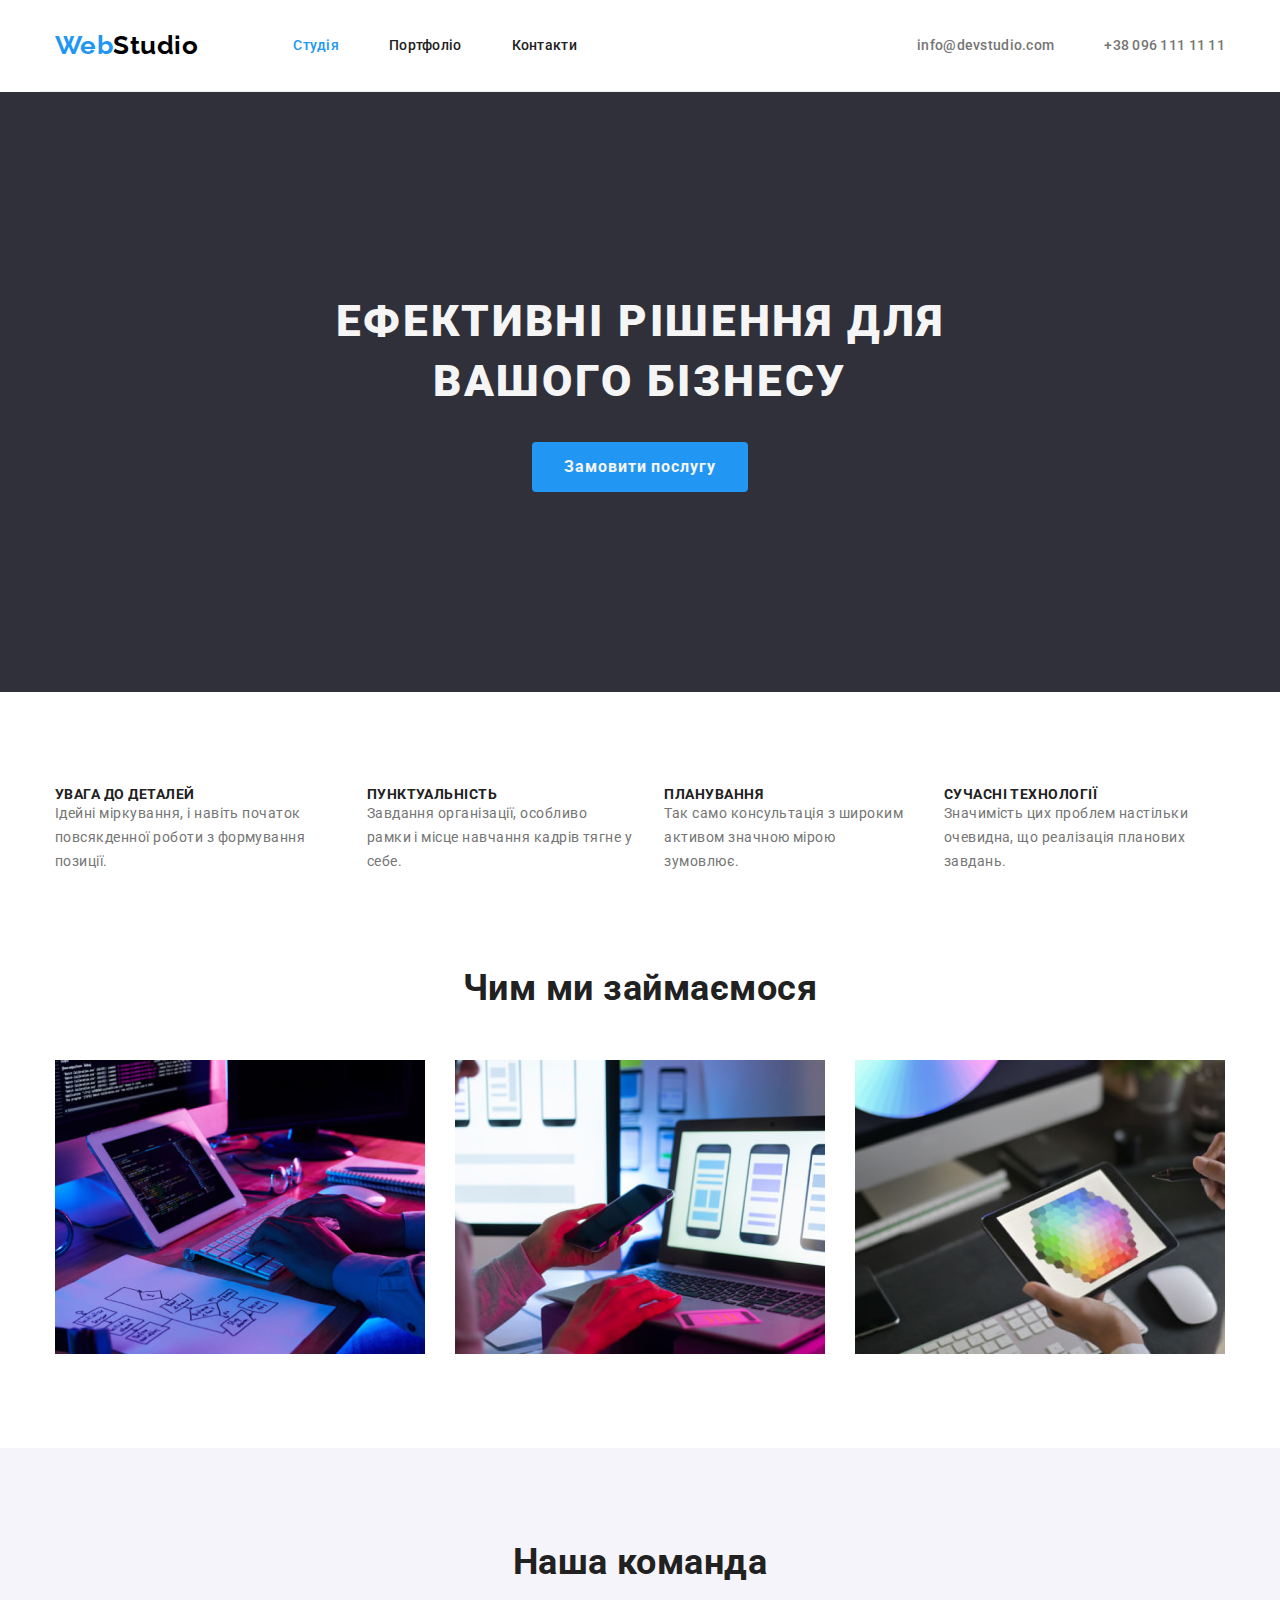
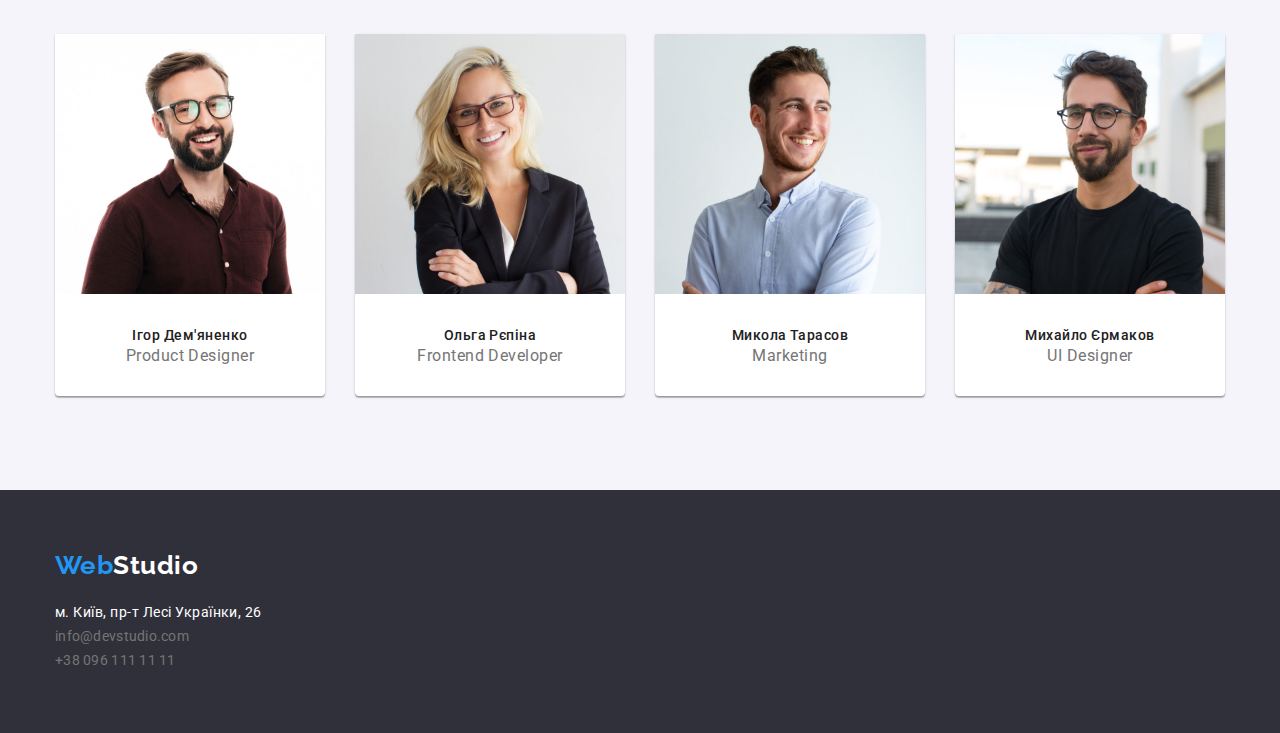
<file: index.html>
<!DOCTYPE html>
<html lang="uk">
  <head>
    <meta charset="UTF-8" />
    <meta http-equiv="X-UA-Compatible" content="IE=edge" />
    <meta name="viewport" content="width=device-width, initial-scale=1.0" />
    <title>Main</title>
    <link rel="preconnect" href="https://fonts.googleapis.com" />
    <link rel="preconnect" href="https://fonts.gstatic.com" crossorigin />
    <link
      href="https://fonts.googleapis.com/css2?family=Raleway:wght@700&family=Roboto:wght@400;500;700;900&display=swap"
      rel="stylesheet"
    />
    <link
      rel="stylesheet"
      href="https://cdnjs.cloudflare.com/ajax/libs/modern-normalize/1.1.0/modern-normalize.min.css"
    />
    <link rel="stylesheet" href="./css/styles.css" />
  </head>
  <body>
    <header>
      <div class="header container">
        <a lang="en" href="./index.html" class="item logo link"
          ><span class="logo-web">Web</span>Studio</a
        >
        <nav>
          <ul class="nav-list list">
            <li class="item"><a href="./index.html" class="nav-link link current">Студія</a></li>
            <li class="item"><a href="./portfolio.html" class="nav-link link">Портфоліо</a></li>
            <li class="item"><a href="#" class="nav-link link">Контакти</a></li>
          </ul>
        </nav>
        <ul class="contact-list list">
          <li class="item">
            <a href="mailto:info@devstudio.com" class="contact link">info@devstudio.com</a>
          </li>
          <li class="item">
            <a href="tel:+380961111111" class="contact link">+38 096 111 11 11</a>
          </li>
        </ul>
      </div>
    </header>

    <main>
      <!--Hero-->
      <section class="hero">
        <h1 class="hero-title">Ефективні рішення для вашого бізнесу</h1>
        <button type="button" class="service-button">Замовити послугу</button>
      </section>

      <!--Company advantages-->
      <section class="section">
        <div class="container">
          <h2 hidden>Переваги компанії</h2>
          <!--Прихований заголовок-->
          <ul class="advantages list">
            <li class="item">
              <h3 class="advantage-title">УВАГА ДО ДЕТАЛЕЙ</h3>
              <p class="advantage-text">
                Ідейні міркування, і навіть початок повсякденної роботи з формування позиції.
              </p>
            </li>
            <li class="item">
              <h3 class="advantage-title">ПУНКТУАЛЬНІСТЬ</h3>
              <p class="advantage-text">
                Завдання організації, особливо рамки і місце навчання кадрів тягне у себе.
              </p>
            </li>
            <li class="item">
              <h3 class="advantage-title">ПЛАНУВАННЯ</h3>
              <p class="advantage-text">
                Так само консультація з широким активом значною мірою зумовлює.
              </p>
            </li>
            <li class="item">
              <h3 class="advantage-title">СУЧАСНІ ТЕХНОЛОГІЇ</h3>
              <p class="advantage-text">
                Значимість цих проблем настільки очевидна, що реалізація планових завдань.
              </p>
            </li>
          </ul>
        </div>
      </section>

      <!--Візуальна презентація послуг-->
      <section class="section section-visual">
        <div class="container">
          <h2 class="team-title section-title">Чим ми займаємося</h2>
          <ul class="service-images list">
            <li class="item">
              <img
                src="./images/work_example_cod.jpg"
                alt="Написання коду"
                width="370"
                height="300"
              />
            </li>
            <li class="item">
              <img
                src="./images/work_example_design.jpg"
                alt="Розробка дизайну"
                width="370"
                height="300"
              />
            </li>
            <li class="item">
              <img
                src="./images/work_example_colour.jpg"
                alt="Підбір палітри кольорів"
                width="370"
                height="300"
              />
            </li>
          </ul>
        </div>
      </section>

      <!--Team -->
      <section class="team-section section">
        <div class="container">
          <h2 class="section-title">Наша команда</h2>
          <ul class="team-list list">
            <li class="team-member">
              <img src="./images/photo_ihor.jpg" alt="Ігор Дем'яненко" width="270" height="260" />
              <h3 class="member-name">Ігор Дем'яненко</h3>
              <p lang="en" class="member-role">Product Designer</p>
            </li>
            <li class="team-member">
              <img src="./images/photo_olha.jpg" alt="Ольга Рєпіна" width="270" height="260" />
              <h3 class="member-name">Ольга Рєпіна</h3>
              <p lang="en" class="member-role">Frontend Developer</p>
            </li>
            <li class="team-member">
              <img src="./images/photo_mykola.jpg" alt="Микола Тарасов" width="270" height="260" />
              <h3 class="member-name">Микола Тарасов</h3>
              <p lang="en" class="member-role">Marketing</p>
            </li>
            <li class="team-member">
              <img
                src="./images/photo_mykhailo.jpg"
                alt="Михайло Єрмаков"
                width="270"
                height="260"
              />
              <h3 class="member-name">Михайло Єрмаков</h3>
              <p lang="en" class="member-role">UI Designer</p>
            </li>
          </ul>
        </div>
      </section>
    </main>

    <footer class="footer">
      <div class="container">
        <a lang="en" href="./index.html" class="logo link"
          ><span class="logo-web">Web</span><span class="logo-studio">Studio</span>
        </a>
        <address>
          <ul class="list">
            <li>
              <a
                target="_blank"
                rel="noopener noreferrer"
                href="https://goo.gl/maps/MGmzg2trni1irPAP9"
                class="adress link"
                >м. Київ, пр-т Лесі Українки, 26</a
              >
            </li>
            <li><a href="mailto:info@devstudio.com" class="contact link">info@devstudio.com</a></li>
            <li><a href="tel:+380961111111" class="contact link">+38 096 111 11 11</a></li>
          </ul>
        </address>
      </div>
    </footer>
  </body>
</html>
</file>
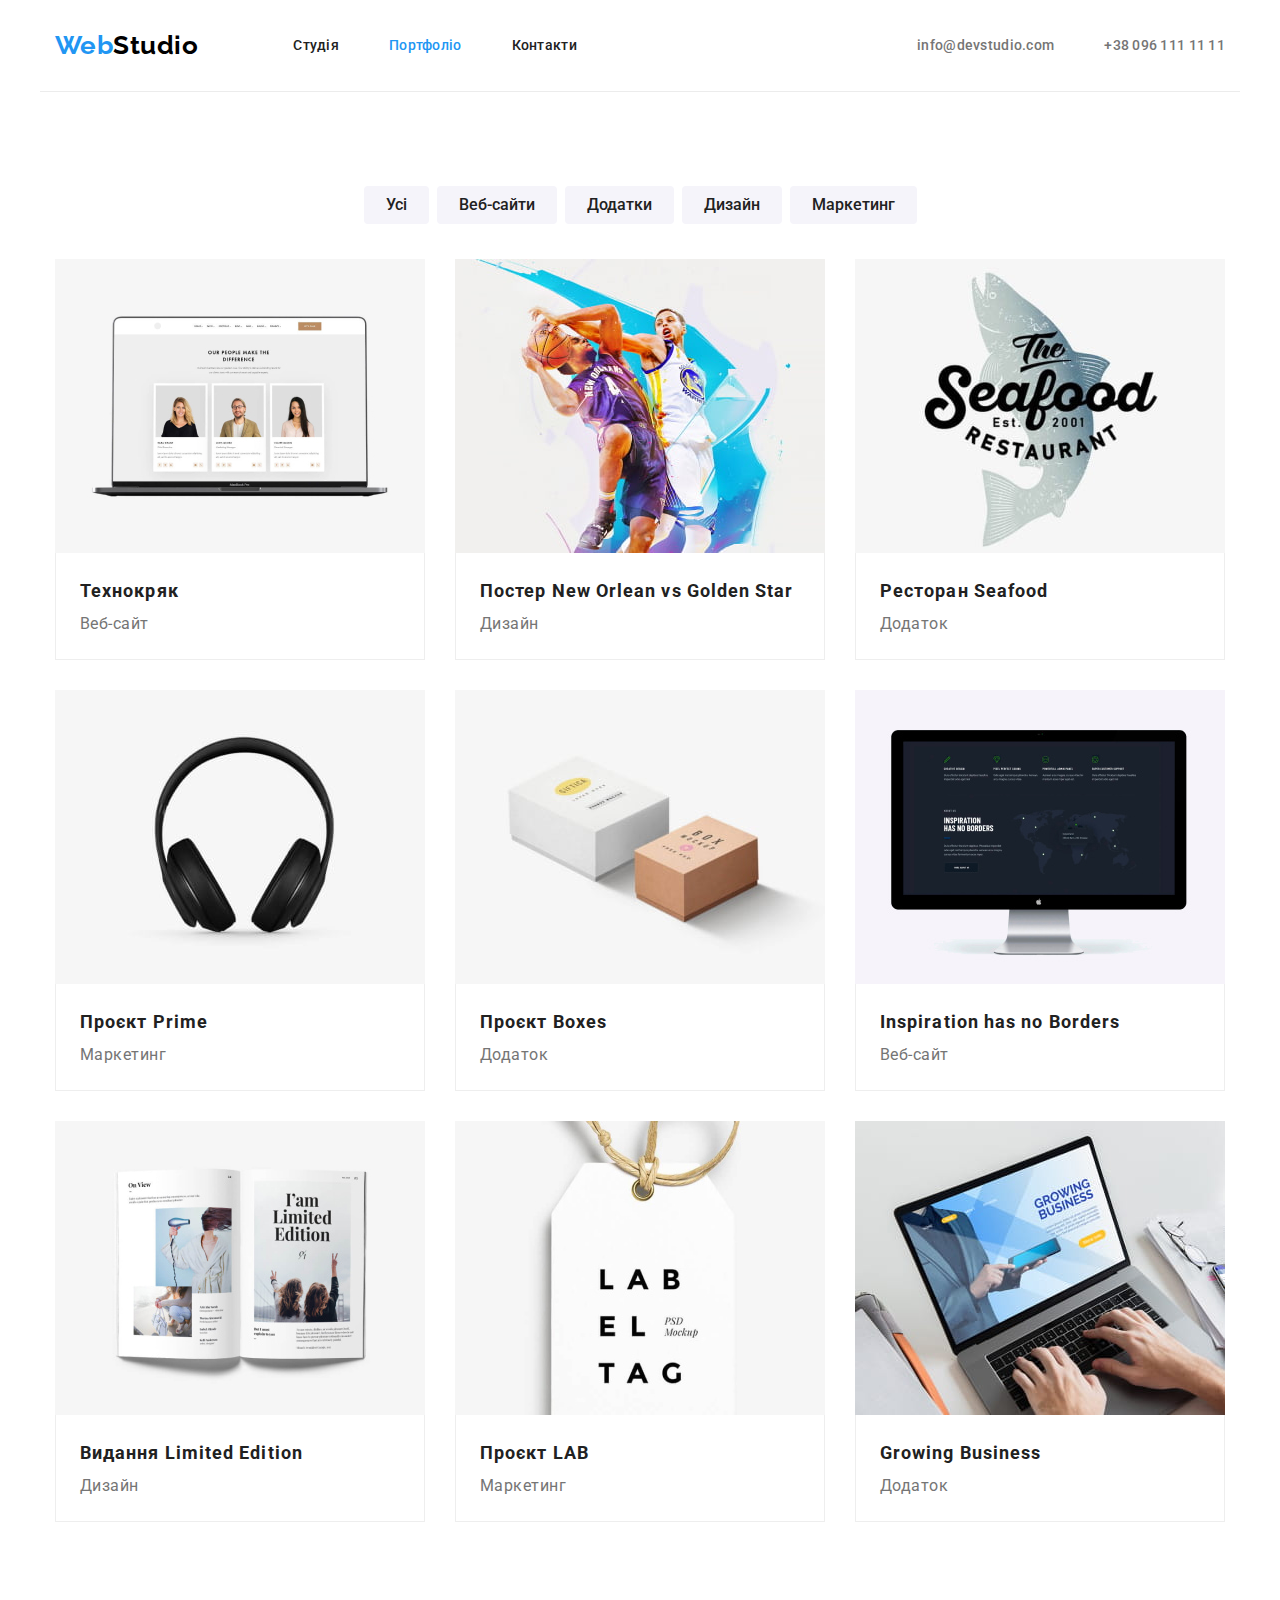
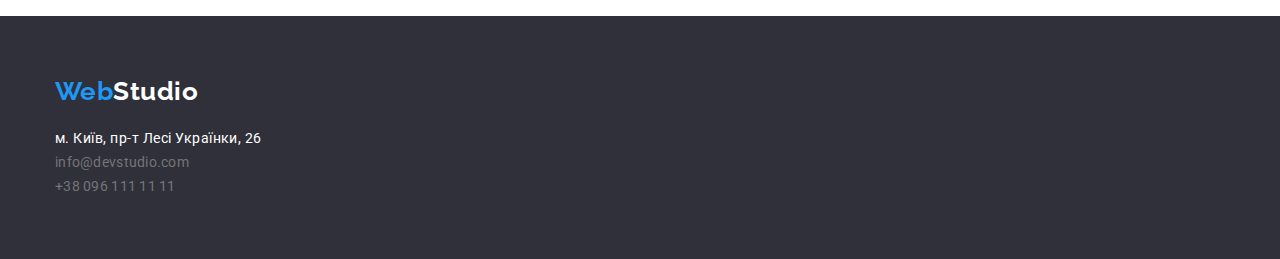
<file: portfolio.html>
<!DOCTYPE html>
<html lang="uk">
  <head>
    <meta charset="UTF-8" />
    <meta http-equiv="X-UA-Compatible" content="IE=edge" />
    <meta name="viewport" content="width=device-width, initial-scale=1.0" />
    <title>Portfolio</title>
    <link rel="preconnect" href="https://fonts.googleapis.com" />
    <link rel="preconnect" href="https://fonts.gstatic.com" crossorigin />
    <link
      href="https://fonts.googleapis.com/css2?family=Raleway:wght@700&family=Roboto:wght@400;500;700;900&display=swap"
      rel="stylesheet"
    />
    <link
      rel="stylesheet"
      href="https://cdnjs.cloudflare.com/ajax/libs/modern-normalize/1.1.0/modern-normalize.min.css"
    />
    <link rel="stylesheet" href="./css/styles.css" />
  </head>
  <body>
    <header>
      <div class="header container">
        <a lang="en" href="./index.html" class="item logo link"
          ><span class="logo-web">Web</span>Studio</a
        >
        <nav>
          <ul class="nav-list list">
            <li class="item"><a href="./index.html" class="nav-link link">Студія</a></li>
            <li class="item">
              <a href="./portfolio.html" class="nav-link link current">Портфоліо</a>
            </li>
            <li class="item"><a href="#" class="nav-link link">Контакти</a></li>
          </ul>
        </nav>
        <ul class="contact-list list">
          <li class="item">
            <a href="mailto:info@devstudio.com" class="contact link">info@devstudio.com</a>
          </li>
          <li class="item">
            <a href="tel:+380961111111" class="contact link">+38 096 111 11 11</a>
          </li>
        </ul>
      </div>
    </header>

    <main>
      <section class="section">
        <div class="container">
          <h1 hidden>Приклади проектів</h1>

          <!--Filter buttons-->
          <ul class="filter-buttons list">
            <li><button type="button" class="filter-button">Усі</button></li>
            <li><button type="button" class="filter-button">Веб-сайти</button></li>
            <li><button type="button" class="filter-button">Додатки</button></li>
            <li><button type="button" class="filter-button">Дизайн</button></li>
            <li><button type="button" class="filter-button">Маркетинг</button></li>
          </ul>

          <!--Projects list-->
          <ul class="projects list">
            <li class="item">
              <img src="./images/technocrack.jpg" alt="Сайт Технокряк" width="370" />
              <div class="project">
                <h2 class="project-title">Технокряк</h2>
                <p class="project-type">Веб-сайт</p>
              </div>
            </li>
            <li class="item">
              <img src="./images/basketball.jpg" alt="Постер баскетболу" width="370" />
              <div class="project">
                <h2 class="project-title">Постер New Orlean vs Golden Star</h2>
                <p class="project-type">Дизайн</p>
              </div>
            </li>
            <li class="item">
              <img src="./images/seafood.jpg" alt="Додаток для ресторану" width="370" />
              <div class="project">
                <h2 class="project-title">Ресторан Seafood</h2>
                <p class="project-type">Додаток</p>
              </div>
            </li>
            <li class="item">
              <img src="./images/project_prime.jpg" alt="Маркетинговий проект" width="370" />
              <div class="project">
                <h2 class="project-title">Проєкт Prime</h2>
                <p class="project-type">Маркетинг</p>
              </div>
            </li>
            <li class="item">
              <img src="./images/project_boxes.jpg" alt="Додаток Коробки" width="370" />
              <div class="project">
                <h2 class="project-title">Проєкт Boxes</h2>
                <p class="project-type">Додаток</p>
              </div>
            </li>
            <li class="item">
              <img src="./images/site_inspiration.jpg" alt="Сайт веб-студії" width="370" />
              <div class="project">
                <h2 class="project-title">Inspiration has no Borders</h2>
                <p class="project-type">Веб-сайт</p>
              </div>
            </li>
            <li class="item">
              <img src="./images/design_book.jpg" alt="Дизайн книги" width="370" />
              <div class="project">
                <h2 class="project-title">Видання Limited Edition</h2>
                <p class="project-type">Дизайн</p>
              </div>
            </li>
            <li class="item">
              <img src="./images/project_lab.jpg" alt="Проект ЛАБ" width="370" />
              <div class="project">
                <h2 class="project-title">Проєкт LAB</h2>
                <p class="project-type">Маркетинг</p>
              </div>
            </li>
            <li class="item">
              <img src="./images/growing_business.jpg" alt="Бізнес додаток" width="370" />
              <div class="project">
                <h2 class="project-title">Growing Business</h2>
                <p class="project-type">Додаток</p>
              </div>
            </li>
          </ul>
        </div>
      </section>
    </main>

    <footer class="footer">
      <div class="container">
        <a lang="en" href="./index.html" class="logo link"
          ><span class="logo-web">Web</span><span class="logo-studio">Studio</span>
        </a>
        <address>
          <ul class="list">
            <li>
              <a
                target="_blank"
                rel="noopener noreferrer"
                href="https://goo.gl/maps/MGmzg2trni1irPAP9"
                class="adress link"
                >м. Київ, пр-т Лесі Українки, 26</a
              >
            </li>
            <li><a href="mailto:info@devstudio.com" class="contact link">info@devstudio.com</a></li>
            <li><a href="tel:+380961111111" class="contact link">+38 096 111 11 11</a></li>
          </ul>
        </address>
      </div>
    </footer>
  </body>
</html>
</file>
<file: css/styles.css>
:root {
  --main-color: #757575;
  --secondary-color: #212121;
  --third-color: #2196f3;
  --fourth-color: #f5f5f5;
  --fifth-color: #000000;
  --sixth-color: #ffffff;
  --seventh-color: #2f303a;
  --eighth-color: #f5f4fa;
  --ninth-color: #188ce8;
}

/** {
  outline: 1px solid red;
}

/* Global  */

img {
  display: block;
  width: 100%;
  height: auto;
}

h1,
h2,
h3,
ul,
p {
  margin-top: 0;
  margin-bottom: 0;
}

.list {
  list-style-type: none;
  padding: 0;
}

.link {
  text-decoration: none;
}

body {
  font-family: Roboto, sans-serif;
  color: var(--main-color);
  /* background-color: var(--fourth-color);*/
  letter-spacing: 0.03em;
}

.service-button,
.filter-button {
  cursor: pointer;
  font-family: inherit;
}

.container {
  max-width: 1200px;
  padding: 0 15px;
  margin: 0 auto;
}

.section {
  padding: 94px 0;
}

/*  Header + Footer  */

.header {
  display: flex;
  border-bottom: 1px solid #ececec;
  align-items: center;
}

.header .link {
  padding-top: 30px;
  padding-bottom: 30px;
}

.logo {
  color: var(--fifth-color);
  font-family: 'Raleway';
  font-weight: 700;
  font-size: 26px;
  line-height: 1.19;
  margin-right: 95px;
}
.logo-web {
  color: var(--third-color);
}

.header .list {
  display: flex;
}

.nav-list .item:not(:first-child) {
  margin-left: 50px;
}

.contact-list .item:not(:first-child) {
  margin-left: 50px;
}

.contact-list {
  margin-left: auto;
}

.nav-link {
  color: var(--secondary-color);
  font-weight: 500;
  font-size: 14px;
  line-height: 1.14;
  letter-spacing: 0.02em;
}

.current {
  color: var(--third-color);
}

.contact {
  color: var(--main-color);
  font-style: normal;
  font-weight: 500;
  font-size: 14px;
  line-height: 1.14;
  letter-spacing: 0.02em;
}

.nav-link:hover,
.nav-link:focus,
.contact:hover,
.contact:focus,
.adress:hover,
.adress:focus {
  color: var(--third-color);
}

.footer {
  padding-top: 60px;
  padding-bottom: 60px;
  margin-left: auto;
  margin-right: auto;
  background-color: var(--seventh-color);
}

.footer .logo {
  margin-top: 60px;
  margin-bottom: 0;
}

.footer .contact {
  padding-top: 10px;
}

.footer .list {
  padding-top: 20px;
}

.adress {
  color: var(--sixth-color);
  font-style: normal;
  padding-left: 0;
}

.footer .contact,
.adress {
  font-weight: 400;
  font-size: 14px;
  line-height: 1.71;
}

.footer .container {
  margin: 0 auto;
}

.logo-studio {
  color: var(--sixth-color);
}

/*________________________________________________________________*/

/*  Main page */

/* Hero */

.hero {
  background-color: var(--seventh-color);
  padding: 200px 0;
  max-width: 1600px;
  margin: 0 auto;
}

.service-button {
  display: flex;
  color: var(--fourth-color);
  background-color: var(--third-color);
  font-weight: 700;
  font-size: 16px;
  line-height: 1.88;
  text-align: center;
  letter-spacing: 0.06em;
  border: none;
  border-radius: 4px;
  margin-left: auto;
  margin-right: auto;
  padding: 10px 32px;
}

.service-button:focus,
.service-button:hover {
  background-color: var(--ninth-color);
}

.hero-title {
  color: var(--fourth-color);
  font-weight: 900;
  font-size: 44px;
  line-height: 1.36;
  text-align: center;
  letter-spacing: 0.06em;
  text-transform: uppercase;
  width: 695px;
  margin-bottom: 30px;
  margin-left: auto;
  margin-right: auto;
}

/* Advantages  */

.advantages {
  display: flex;
}

.advantages .item.item:not(:first-child) {
  margin-left: 30px;
}

.section-title {
  color: var(--secondary-color);
  font-size: 36px;
  line-height: 1.16;
  text-align: center;
}

.advantage-title {
  color: var(--secondary-color);
  font-size: 14px;
  line-height: 1.18;
  text-transform: uppercase;
}

.advantage-text {
  font-size: 14px;
  line-height: 1.71;
}

/*   Service Images   */
.service-images {
  display: flex;
  margin-top: 50px;
}

.service-images .item.item:not(:first-child) {
  margin-left: 30px;
}

.section-visual {
  padding-top: 0;
}

/* Team  */

.team-section {
  background-color: var(--eighth-color);
}

.member-name {
  color: var(--secondary-color);
  font-weight: 500;
  font-size: 14px;
  line-height: 1.71;
  padding-top: 30px;
  text-align: center;
}

.team-member {
  background-color: var(--sixth-color);
  box-shadow: 0px 1px 3px rgba(0, 0, 0, 0.12), 0px 1px 1px rgba(0, 0, 0, 0.14),
    0px 2px 1px rgba(0, 0, 0, 0.2);
  border-radius: 0px 0px 4px 4px;
}

.team-member:not(:last-child) {
  margin-right: 30px;
}

.team-list {
  display: flex;
  padding-top: 50px;
  justify-content: space-between;
}

.member-role {
  font-size: 16px;
  line-height: 1.18;
  padding-bottom: 30px;
  text-align: center;
}

/*_________________________________________________________________*/

/* Portfolio  */

/* Filter buttons*/

.filter-buttons {
  display: flex;
  justify-content: center;
  margin-bottom: 35px;
  gap: 8px;
}

.filter-button {
  color: var(--secondary-color);
  font-weight: 500;
  font-size: 16px;
  line-height: 1.62;
  background-color: var(--eighth-color);
  border: none;
  border-radius: 4px;
  padding: 6px 22px;
}

.filter-button:hover,
.filter-button:focus {
  color: var(--sixth-color);
  background-color: var(--third-color);
}

/* Project list */

.projects {
  display: flex;
  flex-wrap: wrap;
  gap: 30px;
}

.projects .item:nth-last-child(-n + 3) {
  margin-bottom: 0;
}

.projects .item:nth-child(3n) {
  margin-right: 0;
}

.project-title {
  color: var(--secondary-color);
  font-size: 18px;
  line-height: 2;
  letter-spacing: 0.06em;
}

.project-type {
  font-size: 16px;
  line-height: 1.88;
}

.project {
  background: #ffffff;
  border-bottom: 1px solid #eeeeee;
  border-left: 1px solid #eeeeee;
  border-right: 1px solid #eeeeee;
  padding: 20px 24px;
}

/*__________________________________________________________*/
</file>
